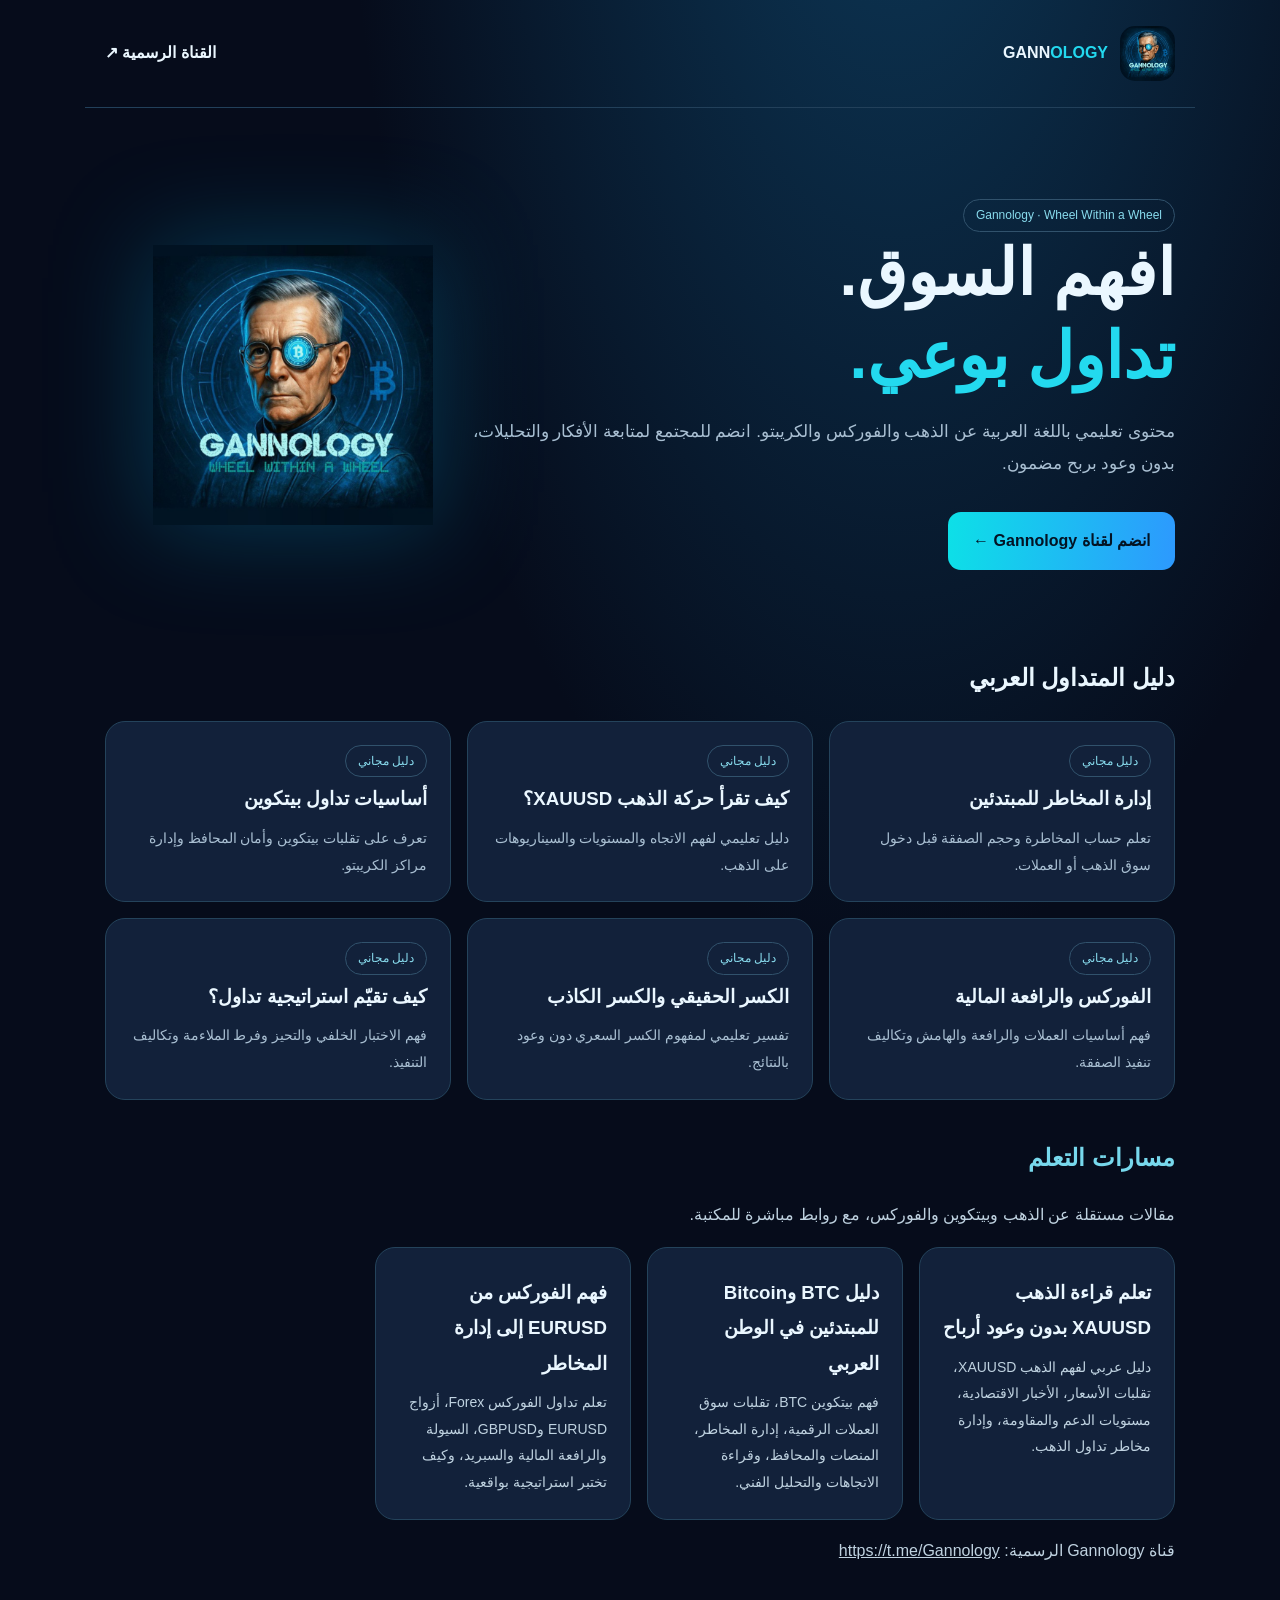
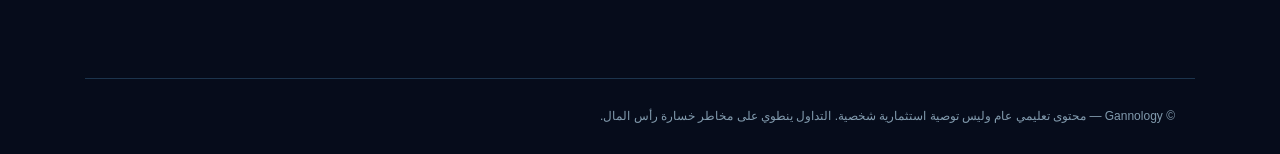
<file: index.html>
<!doctype html><html lang="ar" dir="rtl"><head><meta charset="utf-8">
<meta name="viewport" content="width=device-width, initial-scale=1"><title>Gannology | تعليم الذهب والفوركس والكريبتو</title>
<meta name="description" content="مكتبة عربية مجانية عن إدارة المخاطر، التداول والذهب والبيتكوين والفوركس."><link rel="canonical" href="https://sabrianooo-cmyk.github.io/gannology-site/">
<meta property="og:title" content="Gannology | تعليم الذهب والفوركس والكريبتو"><meta property="og:description" content="مكتبة عربية مجانية عن إدارة المخاطر، التداول والذهب والبيتكوين والفوركس.">
<meta property="og:type" content="website"><link rel="stylesheet" href="style.css">
<!-- SEO-V17:BEGIN -->
<meta name="robots" content="index,follow,max-image-preview:large">
<meta property="og:locale" content="ar_AR">
<meta property="og:url" content="https://sabrianooo-cmyk.github.io/gannology-site/">
<meta property="og:image" content="https://sabrianooo-cmyk.github.io/gannology-site/logo.jpg">
<meta name="twitter:card" content="summary_large_image">
<script type="application/ld+json">{"@context":"https://schema.org","@type":"WebSite","name":"Gannology","url":"https://sabrianooo-cmyk.github.io/gannology-site/","inLanguage":"ar","description":"تعلم الذهب XAUUSD وBitcoin BTC والفوركس بالعربية مع Gannology. مكتبة تعليمية وروابط قناة تليجرام الرسمية.","publisher":{"@type":"Organization","name":"Gannology","url":"https://t.me/Gannology","sameAs":["https://t.me/Gannology"]}}</script>
<!-- SEO-V17:END -->
</head>
<body><header><a class="logo" href="index.html"><img src="logo.jpg" alt="Gannology Logo"><span>GANN<span class="accent">OLOGY</span></span></a>
<a class="small" href="https://t.me/Gannology" rel="noopener">القناة الرسمية ↗</a></header>
<main><div class="hero"><div><span class="tag">Gannology · Wheel Within a Wheel</span><h1>افهم السوق.<br><span class="accent">تداول بوعي.</span></h1><p>محتوى تعليمي باللغة العربية عن الذهب والفوركس والكريبتو. انضم للمجتمع لمتابعة الأفكار والتحليلات، بدون وعود بربح مضمون.</p><a class="cta" href="https://t.me/Gannology" rel="noopener">انضم لقناة Gannology ←</a></div><img src="logo.jpg" alt="شعار Gannology"></div><h2>دليل المتداول العربي</h2><section class="cards"><a class="card" href="guides/risk-management.html"><span class="tag">دليل مجاني</span><h3>إدارة المخاطر للمبتدئين</h3><p>تعلم حساب المخاطرة وحجم الصفقة قبل دخول سوق الذهب أو العملات.</p></a>
<a class="card" href="guides/gold-xauusd.html"><span class="tag">دليل مجاني</span><h3>كيف تقرأ حركة الذهب XAUUSD؟</h3><p>دليل تعليمي لفهم الاتجاه والمستويات والسيناريوهات على الذهب.</p></a>
<a class="card" href="guides/bitcoin-basics.html"><span class="tag">دليل مجاني</span><h3>أساسيات تداول بيتكوين</h3><p>تعرف على تقلبات بيتكوين وأمان المحافظ وإدارة مراكز الكريبتو.</p></a>
<a class="card" href="guides/forex-leverage.html"><span class="tag">دليل مجاني</span><h3>الفوركس والرافعة المالية</h3><p>فهم أساسيات العملات والرافعة والهامش وتكاليف تنفيذ الصفقة.</p></a>
<a class="card" href="guides/breakout-fakeout.html"><span class="tag">دليل مجاني</span><h3>الكسر الحقيقي والكسر الكاذب</h3><p>تفسير تعليمي لمفهوم الكسر السعري دون وعود بالنتائج.</p></a>
<a class="card" href="guides/strategy-testing.html"><span class="tag">دليل مجاني</span><h3>كيف تقيّم استراتيجية تداول؟</h3><p>فهم الاختبار الخلفي والتحيز وفرط الملاءمة وتكاليف التنفيذ.</p></a></section><section class="article"><h2>مسارات التعلم</h2><p>مقالات مستقلة عن الذهب وبيتكوين والفوركس، مع روابط مباشرة للمكتبة.</p><div class="cards"><a class="card" href="topics/gold.html"><h3>تعلم قراءة الذهب XAUUSD بدون وعود أرباح</h3><p>دليل عربي لفهم الذهب XAUUSD، تقلبات الأسعار، الأخبار الاقتصادية، مستويات الدعم والمقاومة، وإدارة مخاطر تداول الذهب.</p></a><a class="card" href="topics/bitcoin.html"><h3>دليل BTC وBitcoin للمبتدئين في الوطن العربي</h3><p>فهم بيتكوين BTC، تقلبات سوق العملات الرقمية، إدارة المخاطر، المنصات والمحافظ، وقراءة الاتجاهات والتحليل الفني.</p></a><a class="card" href="topics/forex.html"><h3>فهم الفوركس من EURUSD إلى إدارة المخاطر</h3><p>تعلم تداول الفوركس Forex، أزواج EURUSD وGBPUSD، السيولة والرافعة المالية والسبريد، وكيف تختبر استراتيجية بواقعية.</p></a></div><p>قناة Gannology الرسمية: <a href="https://t.me/Gannology">https://t.me/Gannology</a></p></section></main><footer>© Gannology — محتوى تعليمي عام وليس توصية استثمارية شخصية. التداول ينطوي على مخاطر خسارة رأس المال.</footer></body></html>
</file>
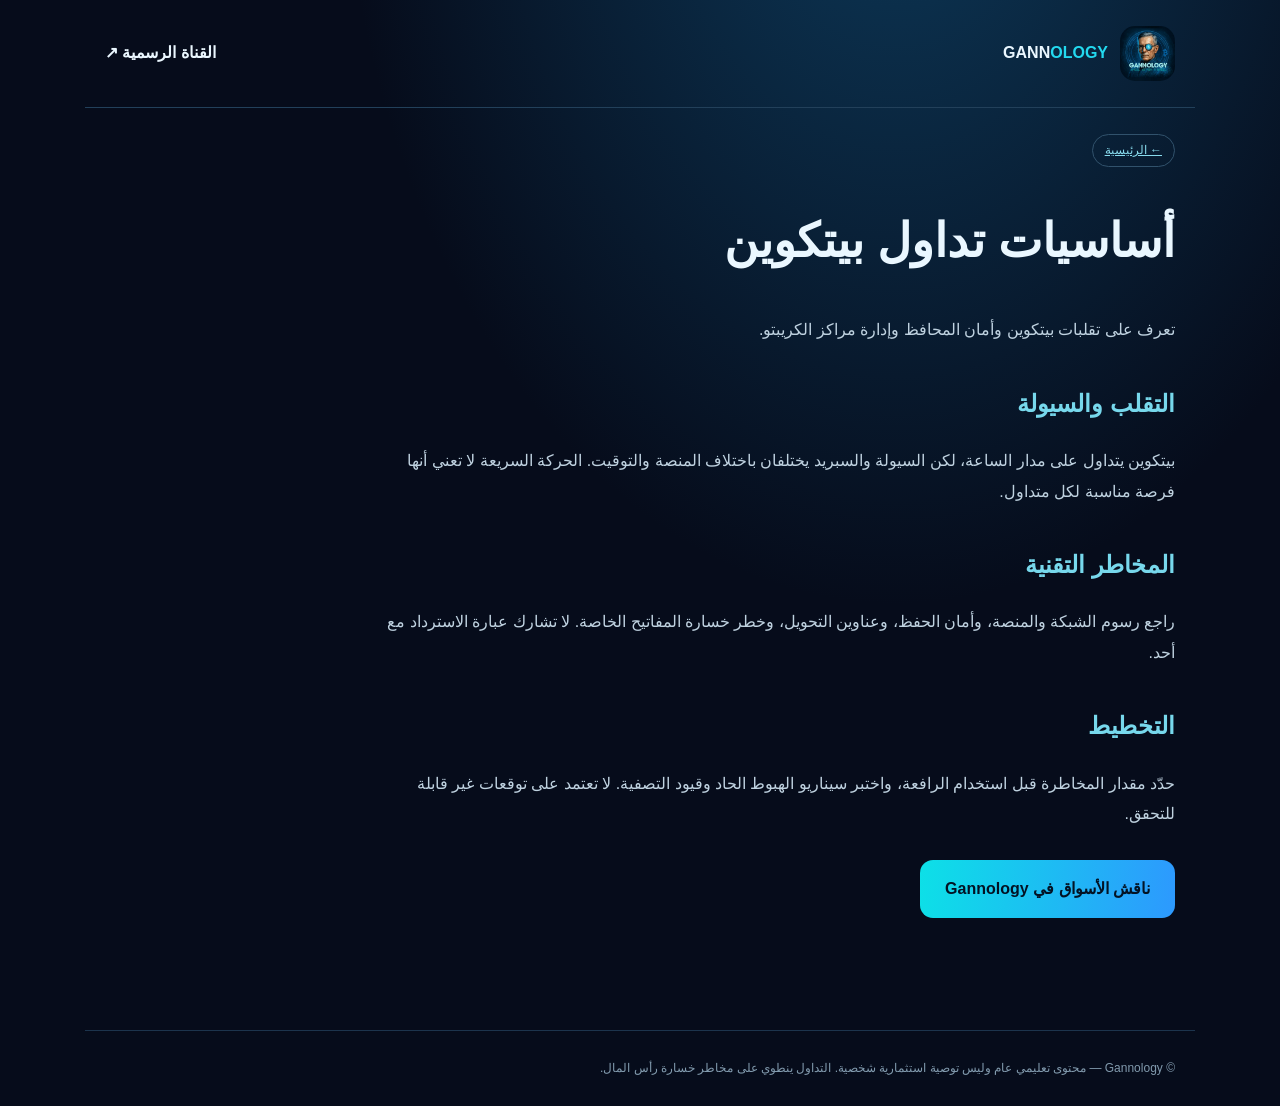
<file: guides/bitcoin-basics.html>
<!doctype html><html lang="ar" dir="rtl"><head><meta charset="utf-8">
<meta name="viewport" content="width=device-width, initial-scale=1"><title>أساسيات تداول بيتكوين | Gannology</title>
<meta name="description" content="تعرف على تقلبات بيتكوين وأمان المحافظ وإدارة مراكز الكريبتو."><link rel="canonical" href="https://sabrianooo-cmyk.github.io/gannology-site/guides/bitcoin-basics.html">
<meta property="og:title" content="أساسيات تداول بيتكوين | Gannology"><meta property="og:description" content="تعرف على تقلبات بيتكوين وأمان المحافظ وإدارة مراكز الكريبتو.">
<meta property="og:type" content="website"><link rel="stylesheet" href="../style.css">
<!-- SEO-V17:BEGIN -->
<meta name="robots" content="index,follow,max-image-preview:large">
<meta property="og:locale" content="ar_AR">
<meta property="og:url" content="https://sabrianooo-cmyk.github.io/gannology-site/guides/bitcoin-basics.html">
<meta property="og:image" content="https://sabrianooo-cmyk.github.io/gannology-site/logo.jpg">
<meta name="twitter:card" content="summary_large_image">
<script type="application/ld+json">{"@context":"https://schema.org","@type":"Article","headline":"أساسيات تداول بيتكوين | Gannology","mainEntityOfPage":"https://sabrianooo-cmyk.github.io/gannology-site/guides/bitcoin-basics.html","inLanguage":"ar","description":"تعرف على تقلبات بيتكوين وأمان المحافظ وإدارة مراكز الكريبتو.","author":{"@type":"Organization","name":"Gannology","url":"https://t.me/Gannology","sameAs":["https://t.me/Gannology"]},"publisher":{"@type":"Organization","name":"Gannology","url":"https://t.me/Gannology","sameAs":["https://t.me/Gannology"]}}</script>
<!-- SEO-V17:END -->
</head>
<body><header><a class="logo" href="../index.html"><img src="../logo.jpg" alt="Gannology Logo"><span>GANN<span class="accent">OLOGY</span></span></a>
<a class="small" href="https://t.me/Gannology" rel="noopener">القناة الرسمية ↗</a></header>
<main><article class="article"><a class="tag" href="../index.html">← الرئيسية</a><h1>أساسيات تداول بيتكوين</h1><p>تعرف على تقلبات بيتكوين وأمان المحافظ وإدارة مراكز الكريبتو.</p><h2>التقلب والسيولة</h2><p>بيتكوين يتداول على مدار الساعة، لكن السيولة والسبريد يختلفان باختلاف المنصة والتوقيت. الحركة السريعة لا تعني أنها فرصة مناسبة لكل متداول.</p><h2>المخاطر التقنية</h2><p>راجع رسوم الشبكة والمنصة، وأمان الحفظ، وعناوين التحويل، وخطر خسارة المفاتيح الخاصة. لا تشارك عبارة الاسترداد مع أحد.</p><h2>التخطيط</h2><p>حدّد مقدار المخاطرة قبل استخدام الرافعة، واختبر سيناريو الهبوط الحاد وقيود التصفية. لا تعتمد على توقعات غير قابلة للتحقق.</p><p><a class="cta" href="https://t.me/Gannology">ناقش الأسواق في Gannology</a></p></article></main><footer>© Gannology — محتوى تعليمي عام وليس توصية استثمارية شخصية. التداول ينطوي على مخاطر خسارة رأس المال.</footer></body></html>
</file>
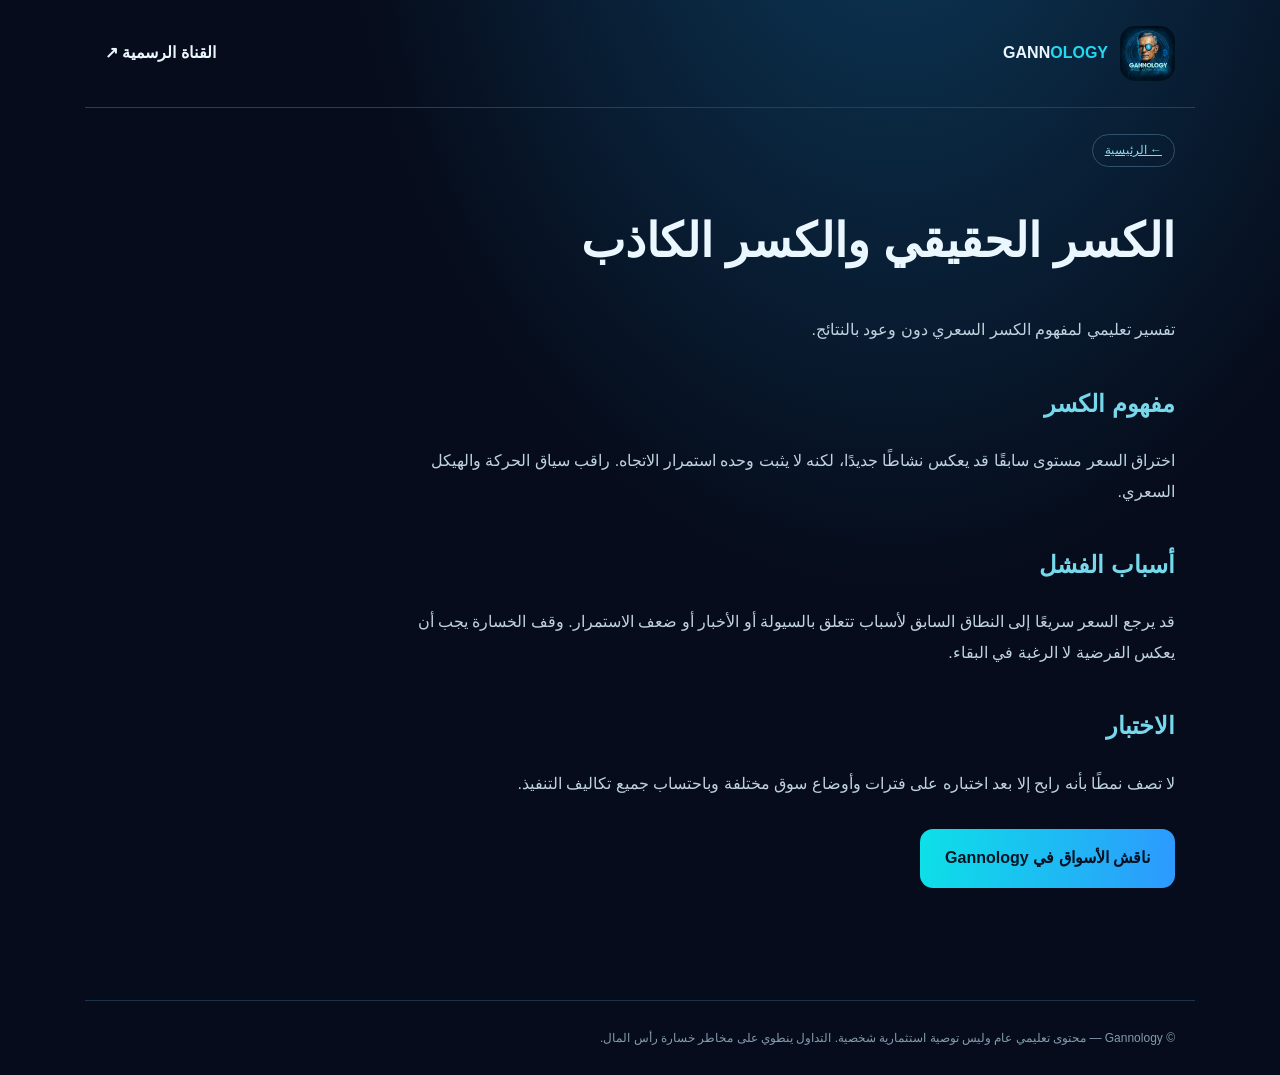
<file: guides/breakout-fakeout.html>
<!doctype html><html lang="ar" dir="rtl"><head><meta charset="utf-8">
<meta name="viewport" content="width=device-width, initial-scale=1"><title>الكسر الحقيقي والكسر الكاذب | Gannology</title>
<meta name="description" content="تفسير تعليمي لمفهوم الكسر السعري دون وعود بالنتائج."><link rel="canonical" href="https://sabrianooo-cmyk.github.io/gannology-site/guides/breakout-fakeout.html">
<meta property="og:title" content="الكسر الحقيقي والكسر الكاذب | Gannology"><meta property="og:description" content="تفسير تعليمي لمفهوم الكسر السعري دون وعود بالنتائج.">
<meta property="og:type" content="website"><link rel="stylesheet" href="../style.css">
<!-- SEO-V17:BEGIN -->
<meta name="robots" content="index,follow,max-image-preview:large">
<meta property="og:locale" content="ar_AR">
<meta property="og:url" content="https://sabrianooo-cmyk.github.io/gannology-site/guides/breakout-fakeout.html">
<meta property="og:image" content="https://sabrianooo-cmyk.github.io/gannology-site/logo.jpg">
<meta name="twitter:card" content="summary_large_image">
<script type="application/ld+json">{"@context":"https://schema.org","@type":"Article","headline":"الكسر الحقيقي والكسر الكاذب | Gannology","mainEntityOfPage":"https://sabrianooo-cmyk.github.io/gannology-site/guides/breakout-fakeout.html","inLanguage":"ar","description":"تفسير تعليمي لمفهوم الكسر السعري دون وعود بالنتائج.","author":{"@type":"Organization","name":"Gannology","url":"https://t.me/Gannology","sameAs":["https://t.me/Gannology"]},"publisher":{"@type":"Organization","name":"Gannology","url":"https://t.me/Gannology","sameAs":["https://t.me/Gannology"]}}</script>
<!-- SEO-V17:END -->
</head>
<body><header><a class="logo" href="../index.html"><img src="../logo.jpg" alt="Gannology Logo"><span>GANN<span class="accent">OLOGY</span></span></a>
<a class="small" href="https://t.me/Gannology" rel="noopener">القناة الرسمية ↗</a></header>
<main><article class="article"><a class="tag" href="../index.html">← الرئيسية</a><h1>الكسر الحقيقي والكسر الكاذب</h1><p>تفسير تعليمي لمفهوم الكسر السعري دون وعود بالنتائج.</p><h2>مفهوم الكسر</h2><p>اختراق السعر مستوى سابقًا قد يعكس نشاطًا جديدًا، لكنه لا يثبت وحده استمرار الاتجاه. راقب سياق الحركة والهيكل السعري.</p><h2>أسباب الفشل</h2><p>قد يرجع السعر سريعًا إلى النطاق السابق لأسباب تتعلق بالسيولة أو الأخبار أو ضعف الاستمرار. وقف الخسارة يجب أن يعكس الفرضية لا الرغبة في البقاء.</p><h2>الاختبار</h2><p>لا تصف نمطًا بأنه رابح إلا بعد اختباره على فترات وأوضاع سوق مختلفة وباحتساب جميع تكاليف التنفيذ.</p><p><a class="cta" href="https://t.me/Gannology">ناقش الأسواق في Gannology</a></p></article></main><footer>© Gannology — محتوى تعليمي عام وليس توصية استثمارية شخصية. التداول ينطوي على مخاطر خسارة رأس المال.</footer></body></html>
</file>
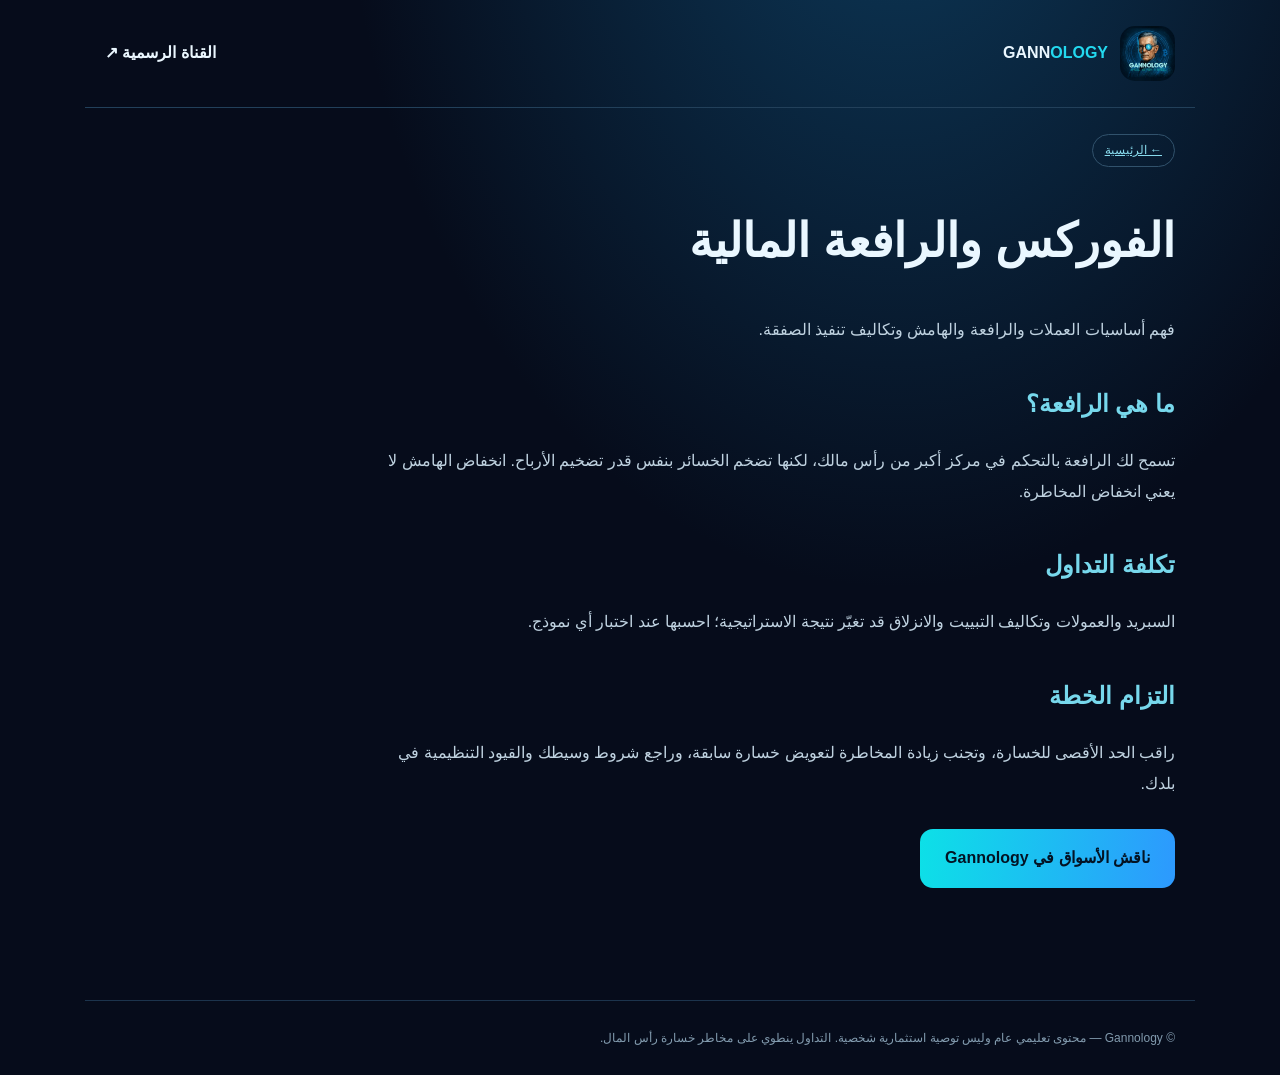
<file: guides/forex-leverage.html>
<!doctype html><html lang="ar" dir="rtl"><head><meta charset="utf-8">
<meta name="viewport" content="width=device-width, initial-scale=1"><title>الفوركس والرافعة المالية | Gannology</title>
<meta name="description" content="فهم أساسيات العملات والرافعة والهامش وتكاليف تنفيذ الصفقة."><link rel="canonical" href="https://sabrianooo-cmyk.github.io/gannology-site/guides/forex-leverage.html">
<meta property="og:title" content="الفوركس والرافعة المالية | Gannology"><meta property="og:description" content="فهم أساسيات العملات والرافعة والهامش وتكاليف تنفيذ الصفقة.">
<meta property="og:type" content="website"><link rel="stylesheet" href="../style.css">
<!-- SEO-V17:BEGIN -->
<meta name="robots" content="index,follow,max-image-preview:large">
<meta property="og:locale" content="ar_AR">
<meta property="og:url" content="https://sabrianooo-cmyk.github.io/gannology-site/guides/forex-leverage.html">
<meta property="og:image" content="https://sabrianooo-cmyk.github.io/gannology-site/logo.jpg">
<meta name="twitter:card" content="summary_large_image">
<script type="application/ld+json">{"@context":"https://schema.org","@type":"Article","headline":"الفوركس والرافعة المالية | Gannology","mainEntityOfPage":"https://sabrianooo-cmyk.github.io/gannology-site/guides/forex-leverage.html","inLanguage":"ar","description":"فهم أساسيات العملات والرافعة والهامش وتكاليف تنفيذ الصفقة.","author":{"@type":"Organization","name":"Gannology","url":"https://t.me/Gannology","sameAs":["https://t.me/Gannology"]},"publisher":{"@type":"Organization","name":"Gannology","url":"https://t.me/Gannology","sameAs":["https://t.me/Gannology"]}}</script>
<!-- SEO-V17:END -->
</head>
<body><header><a class="logo" href="../index.html"><img src="../logo.jpg" alt="Gannology Logo"><span>GANN<span class="accent">OLOGY</span></span></a>
<a class="small" href="https://t.me/Gannology" rel="noopener">القناة الرسمية ↗</a></header>
<main><article class="article"><a class="tag" href="../index.html">← الرئيسية</a><h1>الفوركس والرافعة المالية</h1><p>فهم أساسيات العملات والرافعة والهامش وتكاليف تنفيذ الصفقة.</p><h2>ما هي الرافعة؟</h2><p>تسمح لك الرافعة بالتحكم في مركز أكبر من رأس مالك، لكنها تضخم الخسائر بنفس قدر تضخيم الأرباح. انخفاض الهامش لا يعني انخفاض المخاطرة.</p><h2>تكلفة التداول</h2><p>السبريد والعمولات وتكاليف التبييت والانزلاق قد تغيّر نتيجة الاستراتيجية؛ احسبها عند اختبار أي نموذج.</p><h2>التزام الخطة</h2><p>راقب الحد الأقصى للخسارة، وتجنب زيادة المخاطرة لتعويض خسارة سابقة، وراجع شروط وسيطك والقيود التنظيمية في بلدك.</p><p><a class="cta" href="https://t.me/Gannology">ناقش الأسواق في Gannology</a></p></article></main><footer>© Gannology — محتوى تعليمي عام وليس توصية استثمارية شخصية. التداول ينطوي على مخاطر خسارة رأس المال.</footer></body></html>
</file>
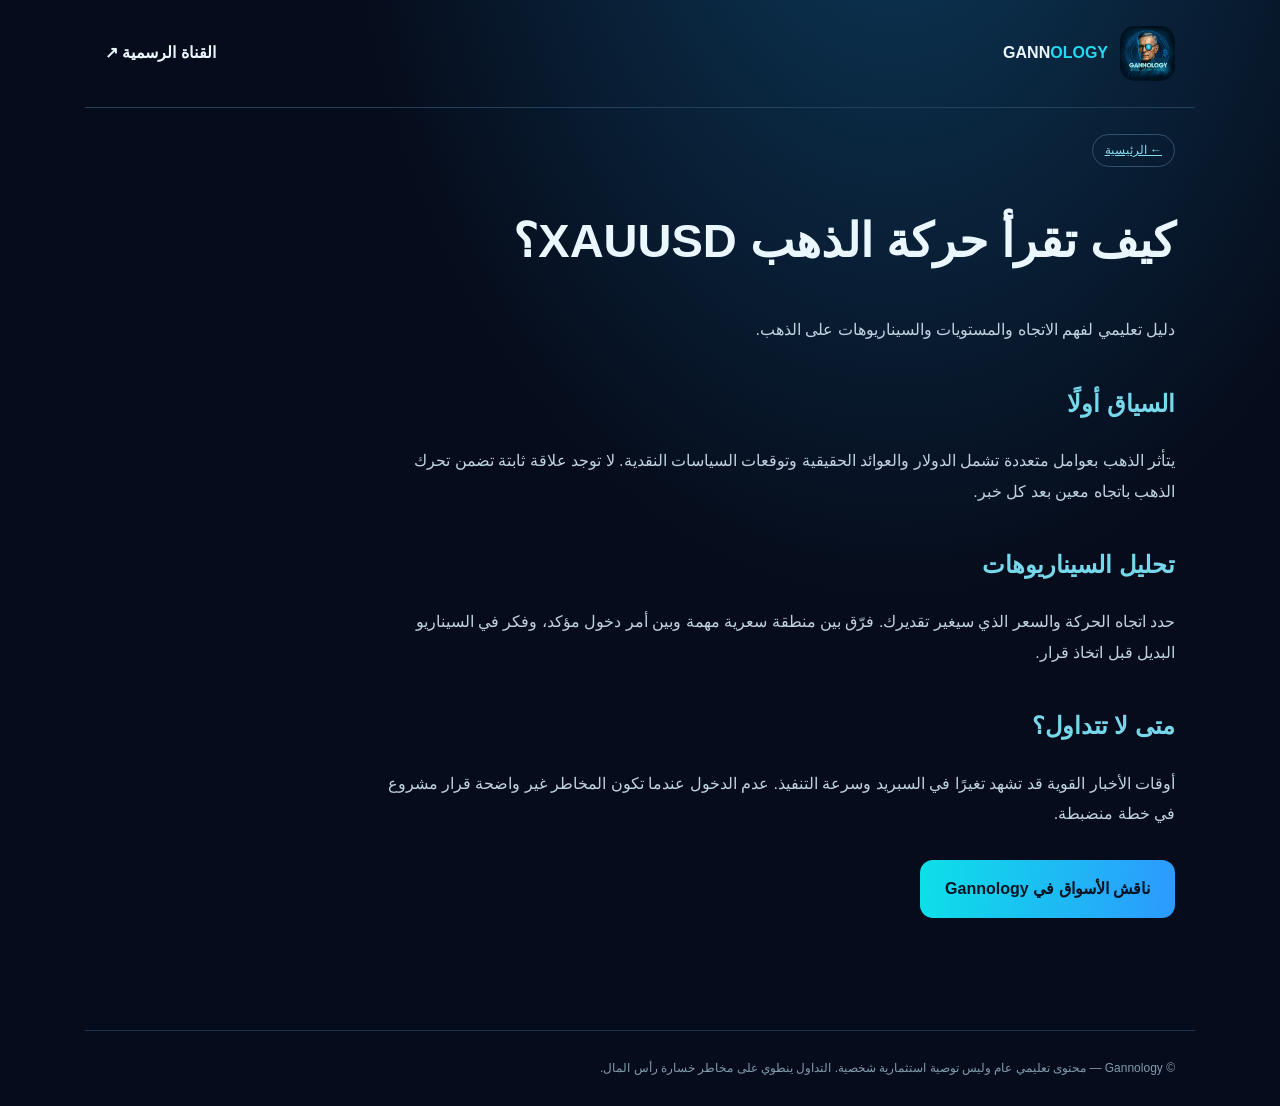
<file: guides/gold-xauusd.html>
<!doctype html><html lang="ar" dir="rtl"><head><meta charset="utf-8">
<meta name="viewport" content="width=device-width, initial-scale=1"><title>كيف تقرأ حركة الذهب XAUUSD؟ | Gannology</title>
<meta name="description" content="دليل تعليمي لفهم الاتجاه والمستويات والسيناريوهات على الذهب."><link rel="canonical" href="https://sabrianooo-cmyk.github.io/gannology-site/guides/gold-xauusd.html">
<meta property="og:title" content="كيف تقرأ حركة الذهب XAUUSD؟ | Gannology"><meta property="og:description" content="دليل تعليمي لفهم الاتجاه والمستويات والسيناريوهات على الذهب.">
<meta property="og:type" content="website"><link rel="stylesheet" href="../style.css">
<!-- SEO-V17:BEGIN -->
<meta name="robots" content="index,follow,max-image-preview:large">
<meta property="og:locale" content="ar_AR">
<meta property="og:url" content="https://sabrianooo-cmyk.github.io/gannology-site/guides/gold-xauusd.html">
<meta property="og:image" content="https://sabrianooo-cmyk.github.io/gannology-site/logo.jpg">
<meta name="twitter:card" content="summary_large_image">
<script type="application/ld+json">{"@context":"https://schema.org","@type":"Article","headline":"كيف تقرأ حركة الذهب XAUUSD؟ | Gannology","mainEntityOfPage":"https://sabrianooo-cmyk.github.io/gannology-site/guides/gold-xauusd.html","inLanguage":"ar","description":"دليل تعليمي لفهم الاتجاه والمستويات والسيناريوهات على الذهب.","author":{"@type":"Organization","name":"Gannology","url":"https://t.me/Gannology","sameAs":["https://t.me/Gannology"]},"publisher":{"@type":"Organization","name":"Gannology","url":"https://t.me/Gannology","sameAs":["https://t.me/Gannology"]}}</script>
<!-- SEO-V17:END -->
</head>
<body><header><a class="logo" href="../index.html"><img src="../logo.jpg" alt="Gannology Logo"><span>GANN<span class="accent">OLOGY</span></span></a>
<a class="small" href="https://t.me/Gannology" rel="noopener">القناة الرسمية ↗</a></header>
<main><article class="article"><a class="tag" href="../index.html">← الرئيسية</a><h1>كيف تقرأ حركة الذهب XAUUSD؟</h1><p>دليل تعليمي لفهم الاتجاه والمستويات والسيناريوهات على الذهب.</p><h2>السياق أولًا</h2><p>يتأثر الذهب بعوامل متعددة تشمل الدولار والعوائد الحقيقية وتوقعات السياسات النقدية. لا توجد علاقة ثابتة تضمن تحرك الذهب باتجاه معين بعد كل خبر.</p><h2>تحليل السيناريوهات</h2><p>حدد اتجاه الحركة والسعر الذي سيغير تقديرك. فرّق بين منطقة سعرية مهمة وبين أمر دخول مؤكد، وفكر في السيناريو البديل قبل اتخاذ قرار.</p><h2>متى لا تتداول؟</h2><p>أوقات الأخبار القوية قد تشهد تغيرًا في السبريد وسرعة التنفيذ. عدم الدخول عندما تكون المخاطر غير واضحة قرار مشروع في خطة منضبطة.</p><p><a class="cta" href="https://t.me/Gannology">ناقش الأسواق في Gannology</a></p></article></main><footer>© Gannology — محتوى تعليمي عام وليس توصية استثمارية شخصية. التداول ينطوي على مخاطر خسارة رأس المال.</footer></body></html>
</file>
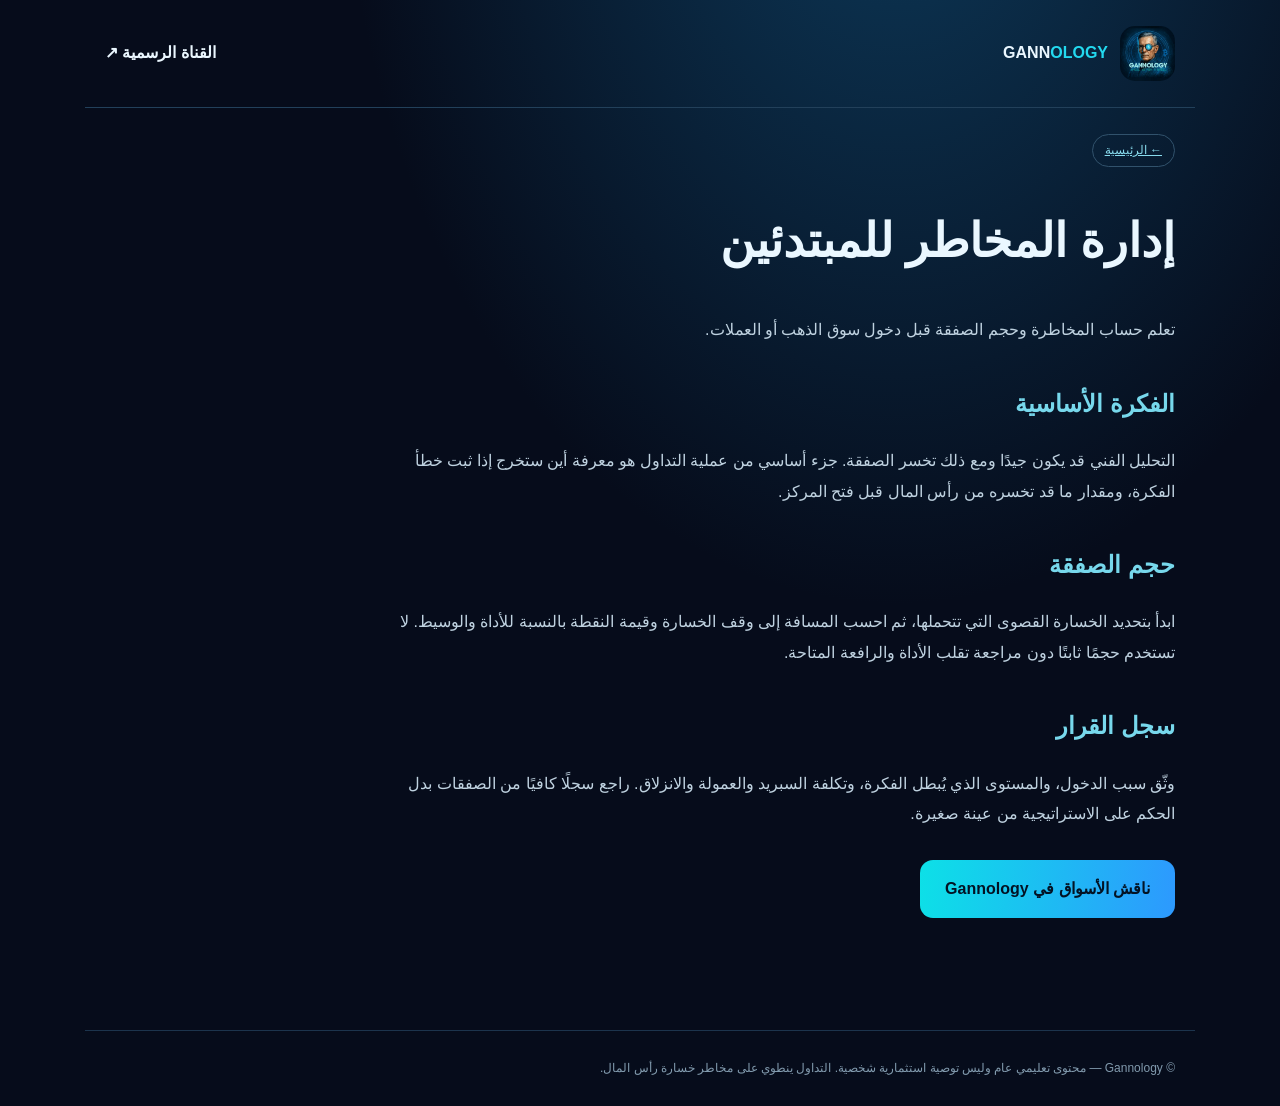
<file: guides/risk-management.html>
<!doctype html><html lang="ar" dir="rtl"><head><meta charset="utf-8">
<meta name="viewport" content="width=device-width, initial-scale=1"><title>إدارة المخاطر للمبتدئين | Gannology</title>
<meta name="description" content="تعلم حساب المخاطرة وحجم الصفقة قبل دخول سوق الذهب أو العملات."><link rel="canonical" href="https://sabrianooo-cmyk.github.io/gannology-site/guides/risk-management.html">
<meta property="og:title" content="إدارة المخاطر للمبتدئين | Gannology"><meta property="og:description" content="تعلم حساب المخاطرة وحجم الصفقة قبل دخول سوق الذهب أو العملات.">
<meta property="og:type" content="website"><link rel="stylesheet" href="../style.css">
<!-- SEO-V17:BEGIN -->
<meta name="robots" content="index,follow,max-image-preview:large">
<meta property="og:locale" content="ar_AR">
<meta property="og:url" content="https://sabrianooo-cmyk.github.io/gannology-site/guides/risk-management.html">
<meta property="og:image" content="https://sabrianooo-cmyk.github.io/gannology-site/logo.jpg">
<meta name="twitter:card" content="summary_large_image">
<script type="application/ld+json">{"@context":"https://schema.org","@type":"Article","headline":"إدارة المخاطر للمبتدئين | Gannology","mainEntityOfPage":"https://sabrianooo-cmyk.github.io/gannology-site/guides/risk-management.html","inLanguage":"ar","description":"تعلم حساب المخاطرة وحجم الصفقة قبل دخول سوق الذهب أو العملات.","author":{"@type":"Organization","name":"Gannology","url":"https://t.me/Gannology","sameAs":["https://t.me/Gannology"]},"publisher":{"@type":"Organization","name":"Gannology","url":"https://t.me/Gannology","sameAs":["https://t.me/Gannology"]}}</script>
<!-- SEO-V17:END -->
</head>
<body><header><a class="logo" href="../index.html"><img src="../logo.jpg" alt="Gannology Logo"><span>GANN<span class="accent">OLOGY</span></span></a>
<a class="small" href="https://t.me/Gannology" rel="noopener">القناة الرسمية ↗</a></header>
<main><article class="article"><a class="tag" href="../index.html">← الرئيسية</a><h1>إدارة المخاطر للمبتدئين</h1><p>تعلم حساب المخاطرة وحجم الصفقة قبل دخول سوق الذهب أو العملات.</p><h2>الفكرة الأساسية</h2><p>التحليل الفني قد يكون جيدًا ومع ذلك تخسر الصفقة. جزء أساسي من عملية التداول هو معرفة أين ستخرج إذا ثبت خطأ الفكرة، ومقدار ما قد تخسره من رأس المال قبل فتح المركز.</p><h2>حجم الصفقة</h2><p>ابدأ بتحديد الخسارة القصوى التي تتحملها، ثم احسب المسافة إلى وقف الخسارة وقيمة النقطة بالنسبة للأداة والوسيط. لا تستخدم حجمًا ثابتًا دون مراجعة تقلب الأداة والرافعة المتاحة.</p><h2>سجل القرار</h2><p>وثّق سبب الدخول، والمستوى الذي يُبطل الفكرة، وتكلفة السبريد والعمولة والانزلاق. راجع سجلًا كافيًا من الصفقات بدل الحكم على الاستراتيجية من عينة صغيرة.</p><p><a class="cta" href="https://t.me/Gannology">ناقش الأسواق في Gannology</a></p></article></main><footer>© Gannology — محتوى تعليمي عام وليس توصية استثمارية شخصية. التداول ينطوي على مخاطر خسارة رأس المال.</footer></body></html>
</file>
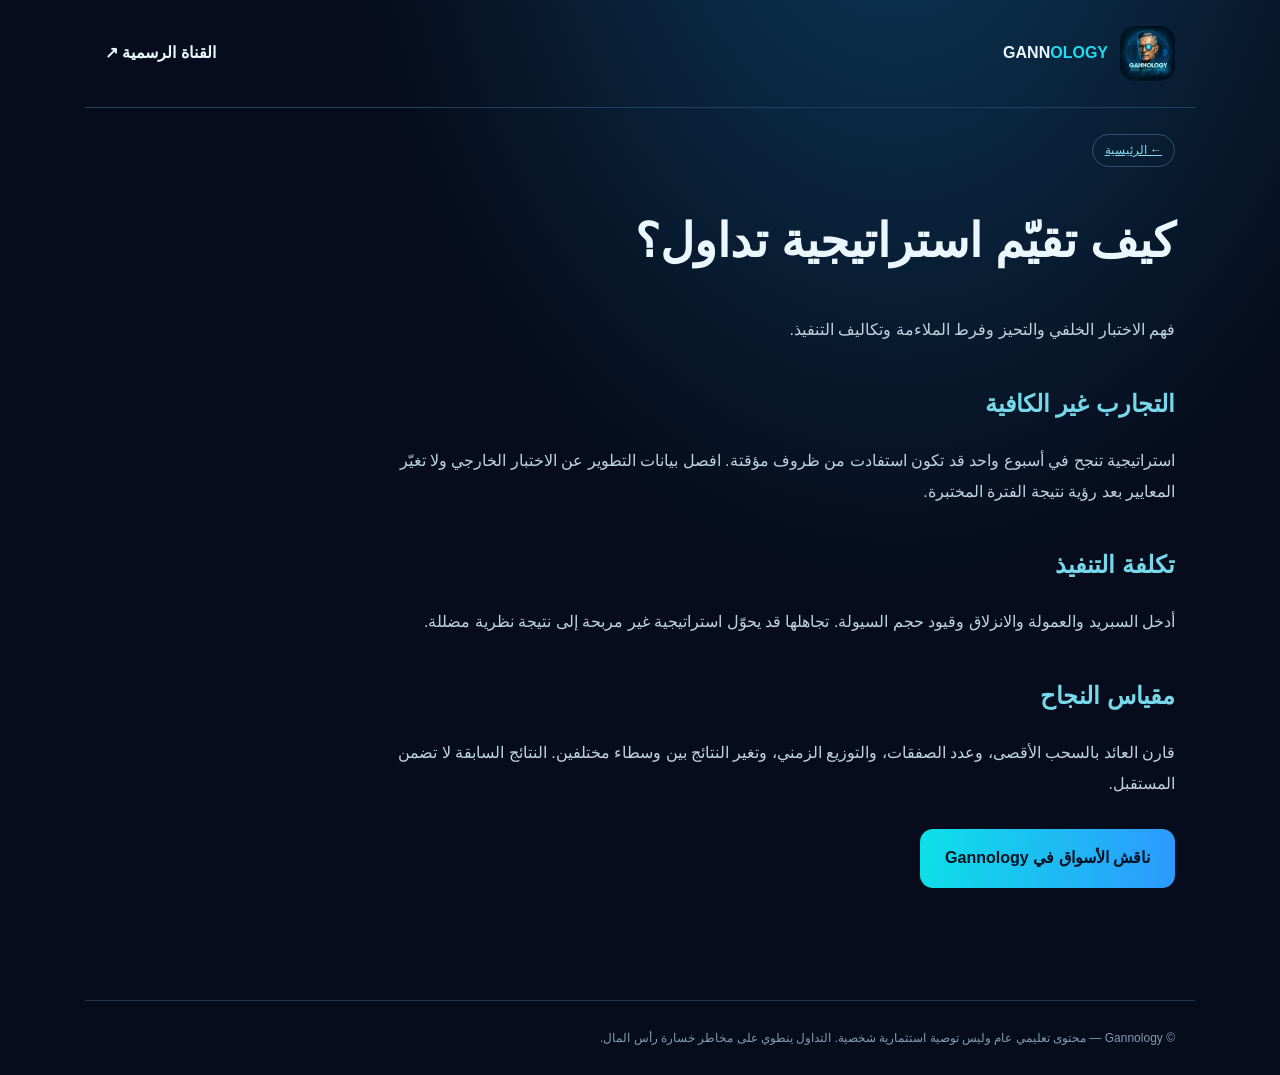
<file: guides/strategy-testing.html>
<!doctype html><html lang="ar" dir="rtl"><head><meta charset="utf-8">
<meta name="viewport" content="width=device-width, initial-scale=1"><title>كيف تقيّم استراتيجية تداول؟ | Gannology</title>
<meta name="description" content="فهم الاختبار الخلفي والتحيز وفرط الملاءمة وتكاليف التنفيذ."><link rel="canonical" href="https://sabrianooo-cmyk.github.io/gannology-site/guides/strategy-testing.html">
<meta property="og:title" content="كيف تقيّم استراتيجية تداول؟ | Gannology"><meta property="og:description" content="فهم الاختبار الخلفي والتحيز وفرط الملاءمة وتكاليف التنفيذ.">
<meta property="og:type" content="website"><link rel="stylesheet" href="../style.css">
<!-- SEO-V17:BEGIN -->
<meta name="robots" content="index,follow,max-image-preview:large">
<meta property="og:locale" content="ar_AR">
<meta property="og:url" content="https://sabrianooo-cmyk.github.io/gannology-site/guides/strategy-testing.html">
<meta property="og:image" content="https://sabrianooo-cmyk.github.io/gannology-site/logo.jpg">
<meta name="twitter:card" content="summary_large_image">
<script type="application/ld+json">{"@context":"https://schema.org","@type":"Article","headline":"كيف تقيّم استراتيجية تداول؟ | Gannology","mainEntityOfPage":"https://sabrianooo-cmyk.github.io/gannology-site/guides/strategy-testing.html","inLanguage":"ar","description":"فهم الاختبار الخلفي والتحيز وفرط الملاءمة وتكاليف التنفيذ.","author":{"@type":"Organization","name":"Gannology","url":"https://t.me/Gannology","sameAs":["https://t.me/Gannology"]},"publisher":{"@type":"Organization","name":"Gannology","url":"https://t.me/Gannology","sameAs":["https://t.me/Gannology"]}}</script>
<!-- SEO-V17:END -->
</head>
<body><header><a class="logo" href="../index.html"><img src="../logo.jpg" alt="Gannology Logo"><span>GANN<span class="accent">OLOGY</span></span></a>
<a class="small" href="https://t.me/Gannology" rel="noopener">القناة الرسمية ↗</a></header>
<main><article class="article"><a class="tag" href="../index.html">← الرئيسية</a><h1>كيف تقيّم استراتيجية تداول؟</h1><p>فهم الاختبار الخلفي والتحيز وفرط الملاءمة وتكاليف التنفيذ.</p><h2>التجارب غير الكافية</h2><p>استراتيجية تنجح في أسبوع واحد قد تكون استفادت من ظروف مؤقتة. افصل بيانات التطوير عن الاختبار الخارجي ولا تغيّر المعايير بعد رؤية نتيجة الفترة المختبرة.</p><h2>تكلفة التنفيذ</h2><p>أدخل السبريد والعمولة والانزلاق وقيود حجم السيولة. تجاهلها قد يحوّل استراتيجية غير مربحة إلى نتيجة نظرية مضللة.</p><h2>مقياس النجاح</h2><p>قارن العائد بالسحب الأقصى، وعدد الصفقات، والتوزيع الزمني، وتغير النتائج بين وسطاء مختلفين. النتائج السابقة لا تضمن المستقبل.</p><p><a class="cta" href="https://t.me/Gannology">ناقش الأسواق في Gannology</a></p></article></main><footer>© Gannology — محتوى تعليمي عام وليس توصية استثمارية شخصية. التداول ينطوي على مخاطر خسارة رأس المال.</footer></body></html>
</file>
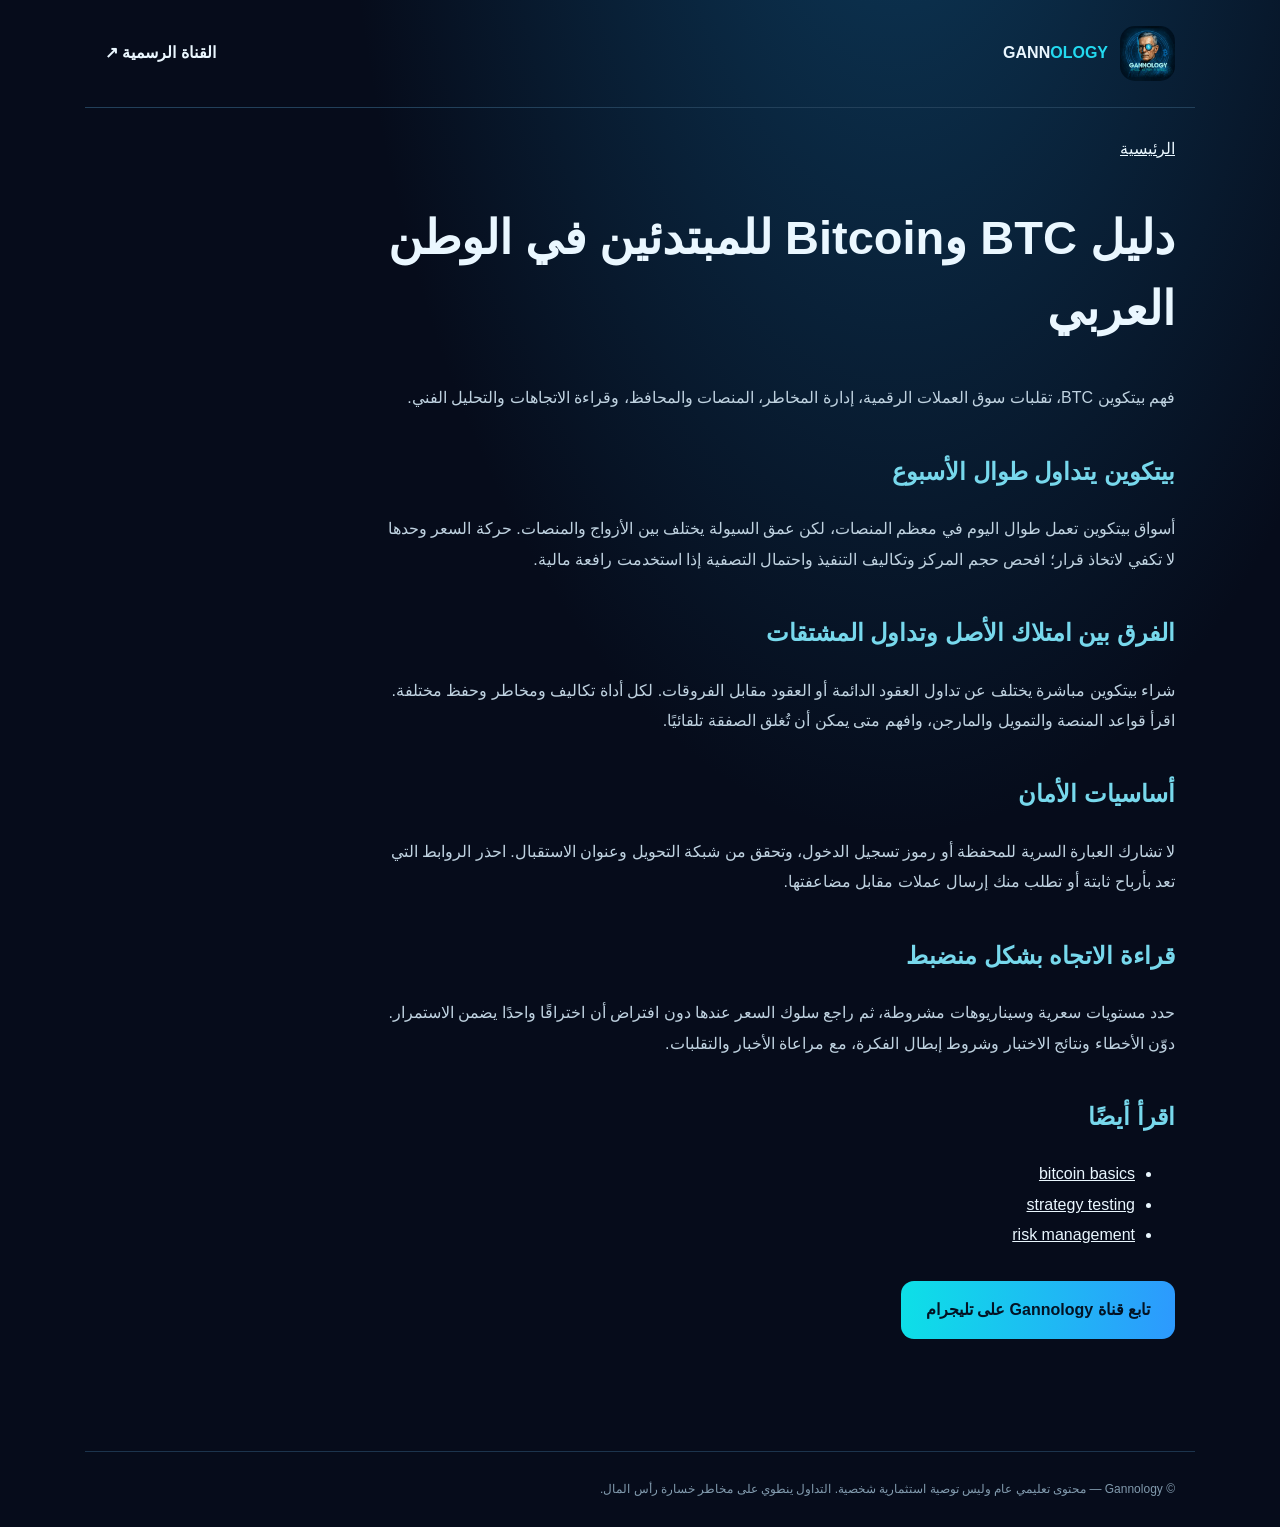
<file: topics/bitcoin.html>
<!doctype html><html lang="ar" dir="rtl"><head><meta charset="utf-8">
<meta name="viewport" content="width=device-width, initial-scale=1"><title>بيتكوين BTC والعملات الرقمية: أساسيات التحليل | Gannology</title>
<meta name="description" content="فهم بيتكوين BTC، تقلبات سوق العملات الرقمية، إدارة المخاطر، المنصات والمحافظ، وقراءة الاتجاهات والتحليل الفني."><link rel="canonical" href="https://sabrianooo-cmyk.github.io/gannology-site/topics/bitcoin.html">
<meta property="og:title" content="بيتكوين BTC والعملات الرقمية: أساسيات التحليل | Gannology"><meta property="og:description" content="فهم بيتكوين BTC، تقلبات سوق العملات الرقمية، إدارة المخاطر، المنصات والمحافظ، وقراءة الاتجاهات والتحليل الفني.">
<meta property="og:type" content="website"><link rel="stylesheet" href="../style.css">
<!-- SEO-V17:BEGIN -->
<meta name="robots" content="index,follow,max-image-preview:large">
<meta property="og:locale" content="ar_AR">
<meta property="og:url" content="https://sabrianooo-cmyk.github.io/gannology-site/topics/bitcoin.html">
<meta property="og:image" content="https://sabrianooo-cmyk.github.io/gannology-site/logo.jpg">
<meta name="twitter:card" content="summary_large_image">
<script type="application/ld+json">{"@context":"https://schema.org","@type":"Article","headline":"بيتكوين BTC والعملات الرقمية: أساسيات التحليل | Gannology","mainEntityOfPage":"https://sabrianooo-cmyk.github.io/gannology-site/topics/bitcoin.html","inLanguage":"ar","description":"فهم بيتكوين BTC، تقلبات سوق العملات الرقمية، إدارة المخاطر، المنصات والمحافظ، وقراءة الاتجاهات والتحليل الفني.","author":{"@type":"Organization","name":"Gannology","url":"https://t.me/Gannology","sameAs":["https://t.me/Gannology"]},"publisher":{"@type":"Organization","name":"Gannology","url":"https://t.me/Gannology","sameAs":["https://t.me/Gannology"]}}</script>
<!-- SEO-V17:END -->
</head>
<body><header><a class="logo" href="../index.html"><img src="../logo.jpg" alt="Gannology Logo"><span>GANN<span class="accent">OLOGY</span></span></a>
<a class="small" href="https://t.me/Gannology" rel="noopener">القناة الرسمية ↗</a></header>
<main><article class="article"><a href="../index.html">الرئيسية</a><h1>دليل BTC وBitcoin للمبتدئين في الوطن العربي</h1><p>فهم بيتكوين BTC، تقلبات سوق العملات الرقمية، إدارة المخاطر، المنصات والمحافظ، وقراءة الاتجاهات والتحليل الفني.</p><section><h2>بيتكوين يتداول طوال الأسبوع</h2><p>أسواق بيتكوين تعمل طوال اليوم في معظم المنصات، لكن عمق السيولة يختلف بين الأزواج والمنصات. حركة السعر وحدها لا تكفي لاتخاذ قرار؛ افحص حجم المركز وتكاليف التنفيذ واحتمال التصفية إذا استخدمت رافعة مالية.</p></section><section><h2>الفرق بين امتلاك الأصل وتداول المشتقات</h2><p>شراء بيتكوين مباشرة يختلف عن تداول العقود الدائمة أو العقود مقابل الفروقات. لكل أداة تكاليف ومخاطر وحفظ مختلفة. اقرأ قواعد المنصة والتمويل والمارجن، وافهم متى يمكن أن تُغلق الصفقة تلقائيًا.</p></section><section><h2>أساسيات الأمان</h2><p>لا تشارك العبارة السرية للمحفظة أو رموز تسجيل الدخول، وتحقق من شبكة التحويل وعنوان الاستقبال. احذر الروابط التي تعد بأرباح ثابتة أو تطلب منك إرسال عملات مقابل مضاعفتها.</p></section><section><h2>قراءة الاتجاه بشكل منضبط</h2><p>حدد مستويات سعرية وسيناريوهات مشروطة، ثم راجع سلوك السعر عندها دون افتراض أن اختراقًا واحدًا يضمن الاستمرار. دوّن الأخطاء ونتائج الاختبار وشروط إبطال الفكرة، مع مراعاة الأخبار والتقلبات.</p></section><h2>اقرأ أيضًا</h2><ul><li><a href="../guides/bitcoin-basics.html">bitcoin basics</a></li><li><a href="../guides/strategy-testing.html">strategy testing</a></li><li><a href="../guides/risk-management.html">risk management</a></li></ul><p><a class="cta" href="https://t.me/Gannology">تابع قناة Gannology على تليجرام</a></p></article></main><footer>© Gannology — محتوى تعليمي عام وليس توصية استثمارية شخصية. التداول ينطوي على مخاطر خسارة رأس المال.</footer></body></html>
</file>
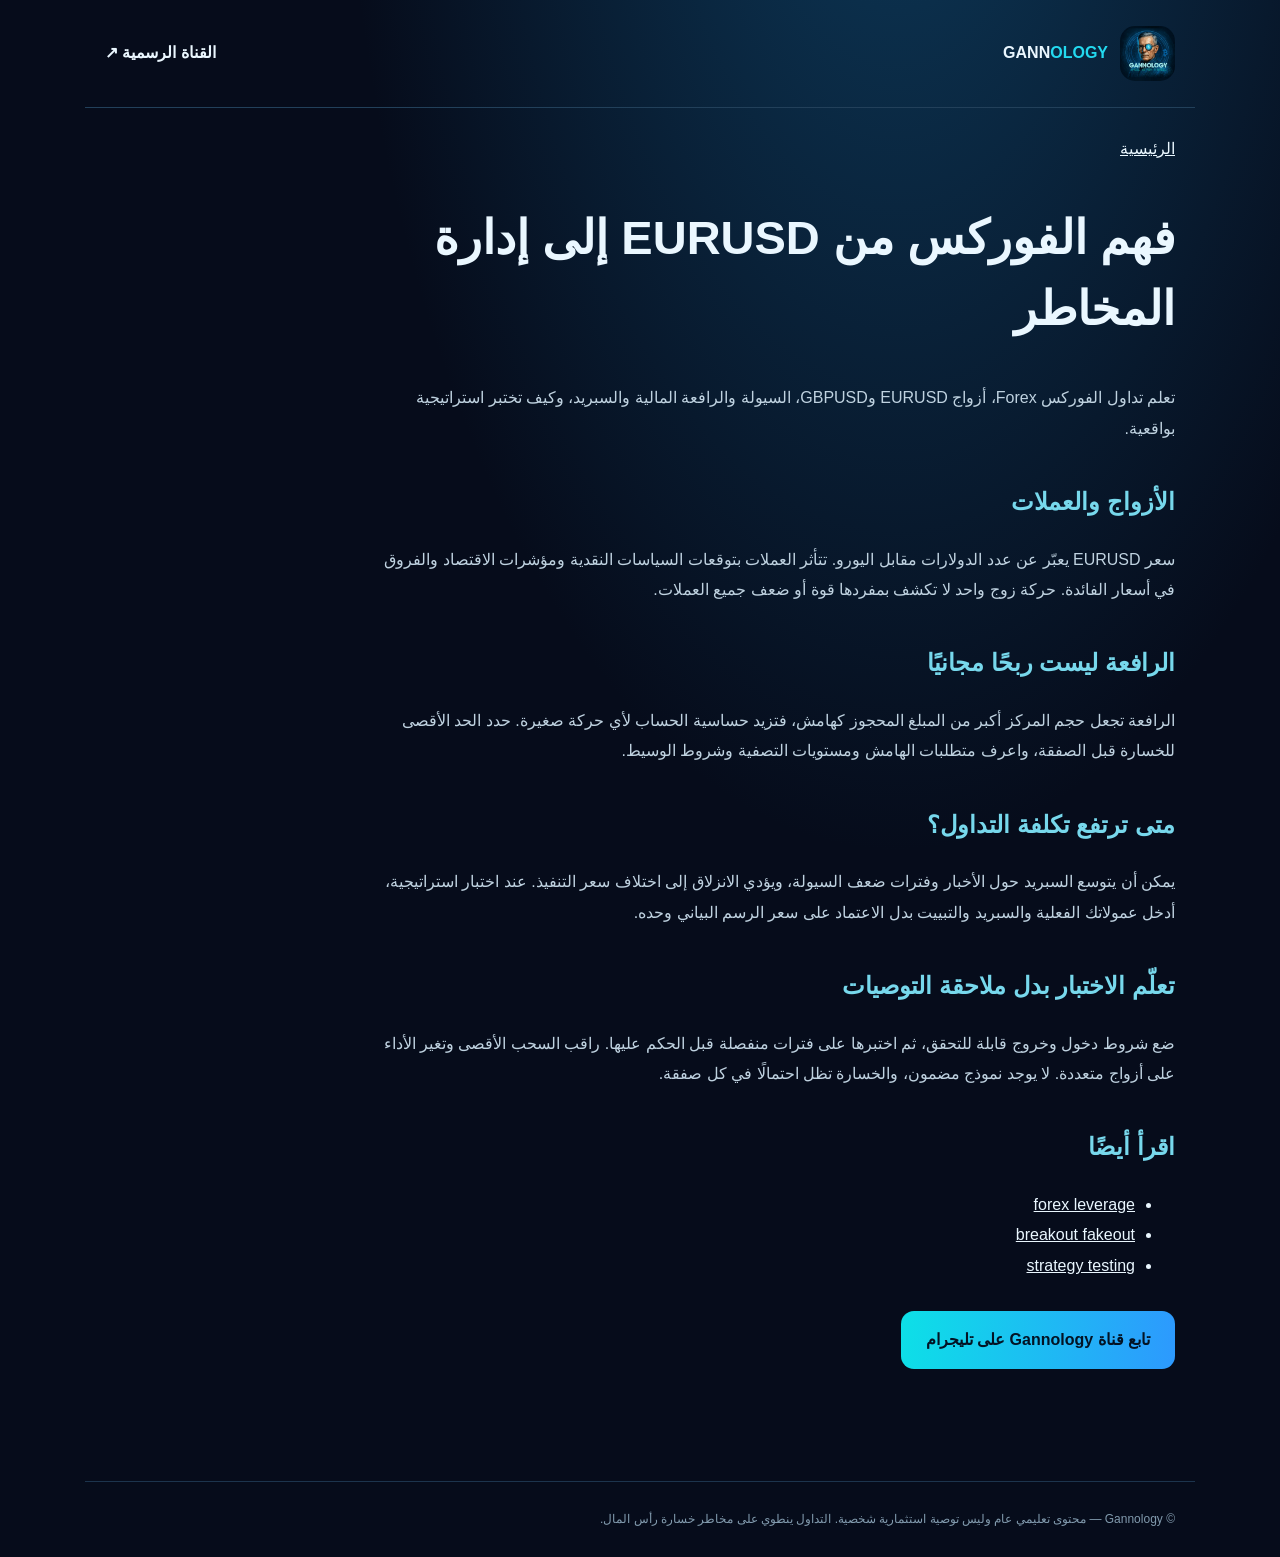
<file: topics/forex.html>
<!doctype html><html lang="ar" dir="rtl"><head><meta charset="utf-8">
<meta name="viewport" content="width=device-width, initial-scale=1"><title>تعلم الفوركس Forex: الأزواج والرافعة والمخاطر | Gannology</title>
<meta name="description" content="تعلم تداول الفوركس Forex، أزواج EURUSD وGBPUSD، السيولة والرافعة المالية والسبريد، وكيف تختبر استراتيجية بواقعية."><link rel="canonical" href="https://sabrianooo-cmyk.github.io/gannology-site/topics/forex.html">
<meta property="og:title" content="تعلم الفوركس Forex: الأزواج والرافعة والمخاطر | Gannology"><meta property="og:description" content="تعلم تداول الفوركس Forex، أزواج EURUSD وGBPUSD، السيولة والرافعة المالية والسبريد، وكيف تختبر استراتيجية بواقعية.">
<meta property="og:type" content="website"><link rel="stylesheet" href="../style.css">
<!-- SEO-V17:BEGIN -->
<meta name="robots" content="index,follow,max-image-preview:large">
<meta property="og:locale" content="ar_AR">
<meta property="og:url" content="https://sabrianooo-cmyk.github.io/gannology-site/topics/forex.html">
<meta property="og:image" content="https://sabrianooo-cmyk.github.io/gannology-site/logo.jpg">
<meta name="twitter:card" content="summary_large_image">
<script type="application/ld+json">{"@context":"https://schema.org","@type":"Article","headline":"تعلم الفوركس Forex: الأزواج والرافعة والمخاطر | Gannology","mainEntityOfPage":"https://sabrianooo-cmyk.github.io/gannology-site/topics/forex.html","inLanguage":"ar","description":"تعلم تداول الفوركس Forex، أزواج EURUSD وGBPUSD، السيولة والرافعة المالية والسبريد، وكيف تختبر استراتيجية بواقعية.","author":{"@type":"Organization","name":"Gannology","url":"https://t.me/Gannology","sameAs":["https://t.me/Gannology"]},"publisher":{"@type":"Organization","name":"Gannology","url":"https://t.me/Gannology","sameAs":["https://t.me/Gannology"]}}</script>
<!-- SEO-V17:END -->
</head>
<body><header><a class="logo" href="../index.html"><img src="../logo.jpg" alt="Gannology Logo"><span>GANN<span class="accent">OLOGY</span></span></a>
<a class="small" href="https://t.me/Gannology" rel="noopener">القناة الرسمية ↗</a></header>
<main><article class="article"><a href="../index.html">الرئيسية</a><h1>فهم الفوركس من EURUSD إلى إدارة المخاطر</h1><p>تعلم تداول الفوركس Forex، أزواج EURUSD وGBPUSD، السيولة والرافعة المالية والسبريد، وكيف تختبر استراتيجية بواقعية.</p><section><h2>الأزواج والعملات</h2><p>سعر EURUSD يعبّر عن عدد الدولارات مقابل اليورو. تتأثر العملات بتوقعات السياسات النقدية ومؤشرات الاقتصاد والفروق في أسعار الفائدة. حركة زوج واحد لا تكشف بمفردها قوة أو ضعف جميع العملات.</p></section><section><h2>الرافعة ليست ربحًا مجانيًا</h2><p>الرافعة تجعل حجم المركز أكبر من المبلغ المحجوز كهامش، فتزيد حساسية الحساب لأي حركة صغيرة. حدد الحد الأقصى للخسارة قبل الصفقة، واعرف متطلبات الهامش ومستويات التصفية وشروط الوسيط.</p></section><section><h2>متى ترتفع تكلفة التداول؟</h2><p>يمكن أن يتوسع السبريد حول الأخبار وفترات ضعف السيولة، ويؤدي الانزلاق إلى اختلاف سعر التنفيذ. عند اختبار استراتيجية، أدخل عمولاتك الفعلية والسبريد والتبييت بدل الاعتماد على سعر الرسم البياني وحده.</p></section><section><h2>تعلّم الاختبار بدل ملاحقة التوصيات</h2><p>ضع شروط دخول وخروج قابلة للتحقق، ثم اختبرها على فترات منفصلة قبل الحكم عليها. راقب السحب الأقصى وتغير الأداء على أزواج متعددة. لا يوجد نموذج مضمون، والخسارة تظل احتمالًا في كل صفقة.</p></section><h2>اقرأ أيضًا</h2><ul><li><a href="../guides/forex-leverage.html">forex leverage</a></li><li><a href="../guides/breakout-fakeout.html">breakout fakeout</a></li><li><a href="../guides/strategy-testing.html">strategy testing</a></li></ul><p><a class="cta" href="https://t.me/Gannology">تابع قناة Gannology على تليجرام</a></p></article></main><footer>© Gannology — محتوى تعليمي عام وليس توصية استثمارية شخصية. التداول ينطوي على مخاطر خسارة رأس المال.</footer></body></html>
</file>
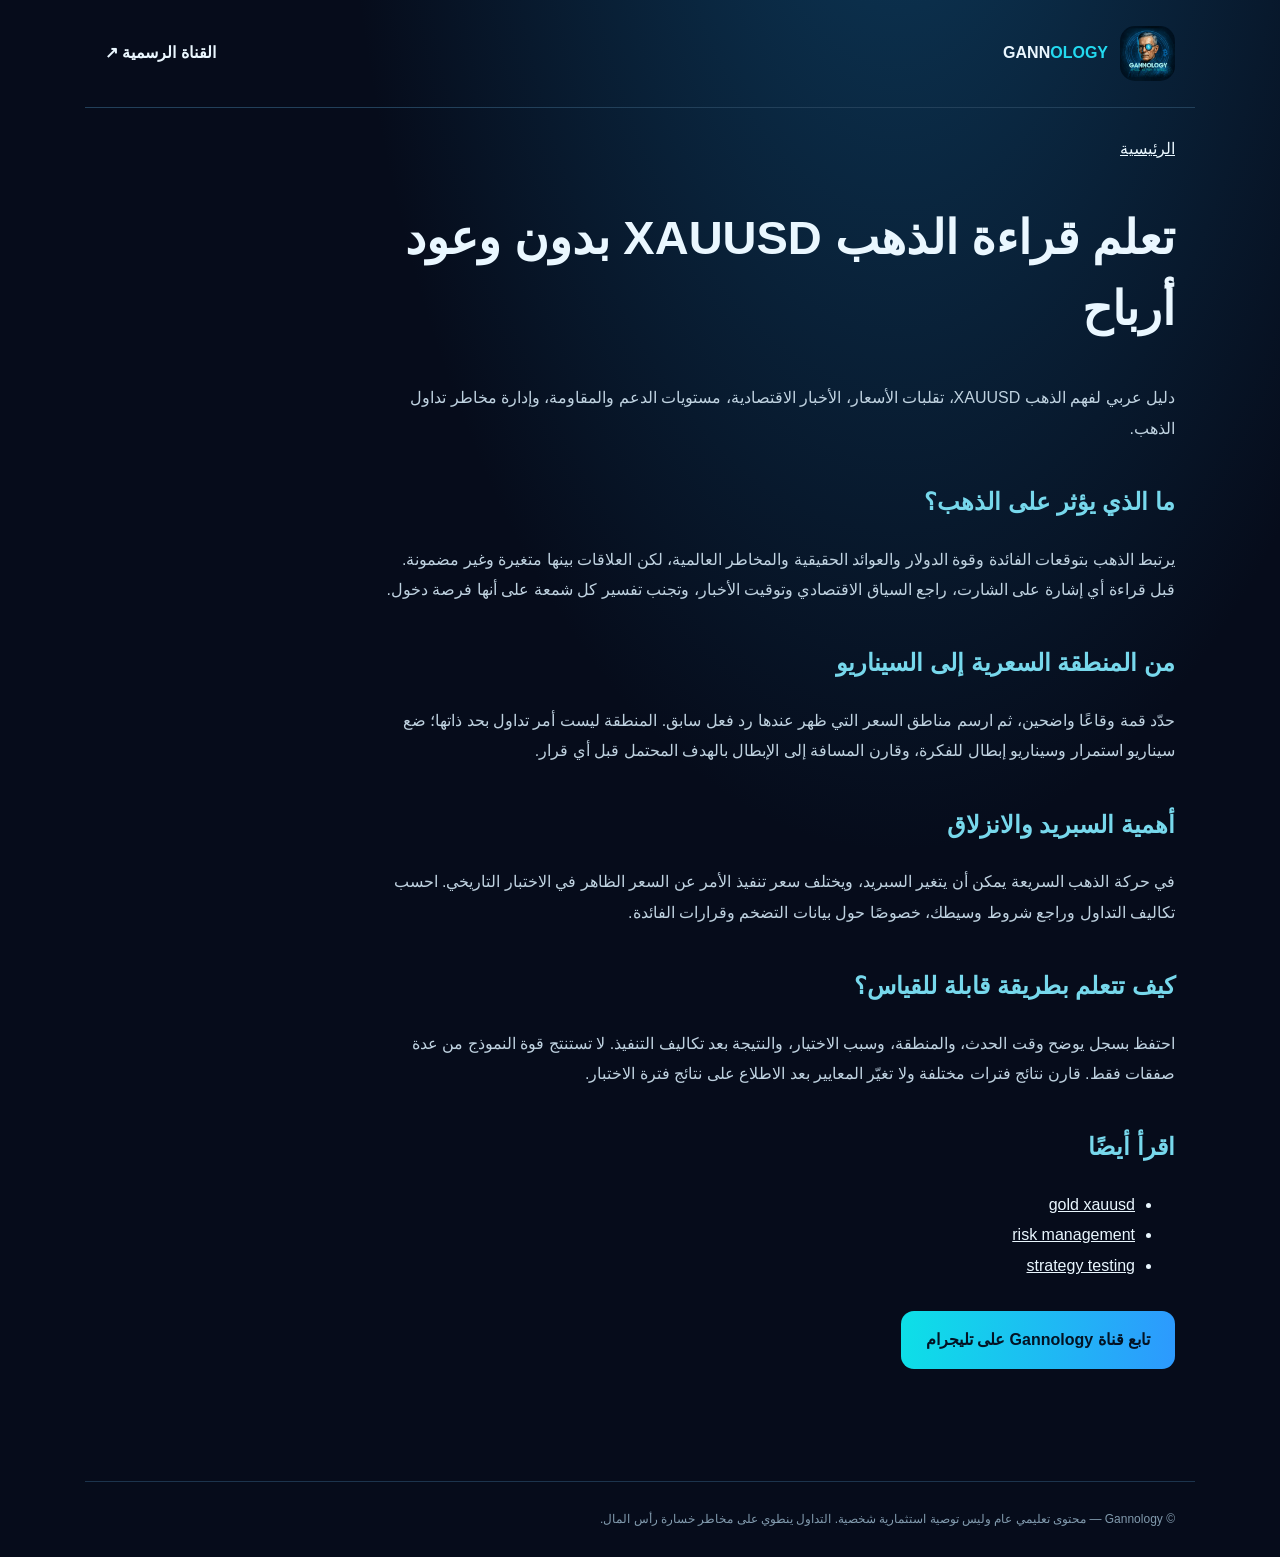
<file: topics/gold.html>
<!doctype html><html lang="ar" dir="rtl"><head><meta charset="utf-8">
<meta name="viewport" content="width=device-width, initial-scale=1"><title>تحليل الذهب XAUUSD: دليل المتداول العربي | Gannology</title>
<meta name="description" content="دليل عربي لفهم الذهب XAUUSD، تقلبات الأسعار، الأخبار الاقتصادية، مستويات الدعم والمقاومة، وإدارة مخاطر تداول الذهب."><link rel="canonical" href="https://sabrianooo-cmyk.github.io/gannology-site/topics/gold.html">
<meta property="og:title" content="تحليل الذهب XAUUSD: دليل المتداول العربي | Gannology"><meta property="og:description" content="دليل عربي لفهم الذهب XAUUSD، تقلبات الأسعار، الأخبار الاقتصادية، مستويات الدعم والمقاومة، وإدارة مخاطر تداول الذهب.">
<meta property="og:type" content="website"><link rel="stylesheet" href="../style.css">
<!-- SEO-V17:BEGIN -->
<meta name="robots" content="index,follow,max-image-preview:large">
<meta property="og:locale" content="ar_AR">
<meta property="og:url" content="https://sabrianooo-cmyk.github.io/gannology-site/topics/gold.html">
<meta property="og:image" content="https://sabrianooo-cmyk.github.io/gannology-site/logo.jpg">
<meta name="twitter:card" content="summary_large_image">
<script type="application/ld+json">{"@context":"https://schema.org","@type":"Article","headline":"تحليل الذهب XAUUSD: دليل المتداول العربي | Gannology","mainEntityOfPage":"https://sabrianooo-cmyk.github.io/gannology-site/topics/gold.html","inLanguage":"ar","description":"دليل عربي لفهم الذهب XAUUSD، تقلبات الأسعار، الأخبار الاقتصادية، مستويات الدعم والمقاومة، وإدارة مخاطر تداول الذهب.","author":{"@type":"Organization","name":"Gannology","url":"https://t.me/Gannology","sameAs":["https://t.me/Gannology"]},"publisher":{"@type":"Organization","name":"Gannology","url":"https://t.me/Gannology","sameAs":["https://t.me/Gannology"]}}</script>
<!-- SEO-V17:END -->
</head>
<body><header><a class="logo" href="../index.html"><img src="../logo.jpg" alt="Gannology Logo"><span>GANN<span class="accent">OLOGY</span></span></a>
<a class="small" href="https://t.me/Gannology" rel="noopener">القناة الرسمية ↗</a></header>
<main><article class="article"><a href="../index.html">الرئيسية</a><h1>تعلم قراءة الذهب XAUUSD بدون وعود أرباح</h1><p>دليل عربي لفهم الذهب XAUUSD، تقلبات الأسعار، الأخبار الاقتصادية، مستويات الدعم والمقاومة، وإدارة مخاطر تداول الذهب.</p><section><h2>ما الذي يؤثر على الذهب؟</h2><p>يرتبط الذهب بتوقعات الفائدة وقوة الدولار والعوائد الحقيقية والمخاطر العالمية، لكن العلاقات بينها متغيرة وغير مضمونة. قبل قراءة أي إشارة على الشارت، راجع السياق الاقتصادي وتوقيت الأخبار، وتجنب تفسير كل شمعة على أنها فرصة دخول.</p></section><section><h2>من المنطقة السعرية إلى السيناريو</h2><p>حدّد قمة وقاعًا واضحين، ثم ارسم مناطق السعر التي ظهر عندها رد فعل سابق. المنطقة ليست أمر تداول بحد ذاتها؛ ضع سيناريو استمرار وسيناريو إبطال للفكرة، وقارن المسافة إلى الإبطال بالهدف المحتمل قبل أي قرار.</p></section><section><h2>أهمية السبريد والانزلاق</h2><p>في حركة الذهب السريعة يمكن أن يتغير السبريد، ويختلف سعر تنفيذ الأمر عن السعر الظاهر في الاختبار التاريخي. احسب تكاليف التداول وراجع شروط وسيطك، خصوصًا حول بيانات التضخم وقرارات الفائدة.</p></section><section><h2>كيف تتعلم بطريقة قابلة للقياس؟</h2><p>احتفظ بسجل يوضح وقت الحدث، والمنطقة، وسبب الاختيار، والنتيجة بعد تكاليف التنفيذ. لا تستنتج قوة النموذج من عدة صفقات فقط. قارن نتائج فترات مختلفة ولا تغيّر المعايير بعد الاطلاع على نتائج فترة الاختبار.</p></section><h2>اقرأ أيضًا</h2><ul><li><a href="../guides/gold-xauusd.html">gold xauusd</a></li><li><a href="../guides/risk-management.html">risk management</a></li><li><a href="../guides/strategy-testing.html">strategy testing</a></li></ul><p><a class="cta" href="https://t.me/Gannology">تابع قناة Gannology على تليجرام</a></p></article></main><footer>© Gannology — محتوى تعليمي عام وليس توصية استثمارية شخصية. التداول ينطوي على مخاطر خسارة رأس المال.</footer></body></html>
</file>
<file: style.css>
:root{color-scheme:dark;--bg:#060c1b;--panel:#111f37;--sky:#23d9ef;--txt:#eaf7ff;--muted:#a9bfd2}
*{box-sizing:border-box}html{scroll-behavior:smooth}body{margin:0;font-family:Tahoma,Arial,sans-serif;background:radial-gradient(ellipse at 70% -20%,#0d3b5c 0,transparent 44%),var(--bg);color:var(--txt);line-height:1.9}
header,main,footer{max-width:1110px;margin:auto;padding:26px 20px}header{display:flex;align-items:center;justify-content:space-between;border-bottom:1px solid #22405a}
a{color:inherit}header a{text-decoration:none;font-weight:700}.logo{display:flex;align-items:center;gap:12px}.logo img{width:55px;height:55px;object-fit:contain;border-radius:15px}.accent{color:var(--sky)}
.hero{display:grid;grid-template-columns:1.5fr .7fr;align-items:center;gap:38px;padding:65px 0}.hero h1{font-size:clamp(34px,5vw,67px);line-height:1.3;margin:0 0 18px}.hero p{font-size:17px;color:var(--muted)}.hero img{width:100%;max-width:280px;filter:drop-shadow(0 0 50px #00bbf344)}
.cta{background:linear-gradient(95deg,#0de0e7,#2d99fe);border-radius:13px;padding:14px 25px;display:inline-block;color:#031324;text-decoration:none;font-weight:800;margin-top:14px}.tag{display:inline-block;padding:4px 12px;border:1px solid #31526c;border-radius:40px;color:#88dbed;font-size:12px}
.cards{display:grid;grid-template-columns:repeat(3,1fr);gap:16px}.card{display:block;background:#12213a;border:1px solid #24435b;border-radius:20px;padding:23px;text-decoration:none;min-height:166px}.card:hover{border-color:#21d1e6;transform:translateY(-2px)}.card h3{margin:4px 0 8px}.card p{color:var(--muted);font-size:14px;margin:0}
.article{max-width:800px}.article h1{font-size:clamp(28px,4vw,47px);line-height:1.5}.article h2{color:#77d8ec;margin-top:35px}.article p{color:#bfd2e0}footer{color:#829bae;font-size:12px;margin-top:70px;border-top:1px solid #1c344d}
@media(max-width:700px){.hero{grid-template-columns:1fr;text-align:center;padding:30px 0}.hero img{max-width:175px}.cards{grid-template-columns:1fr}header{padding:16px}header .small{display:none}}
</file>
